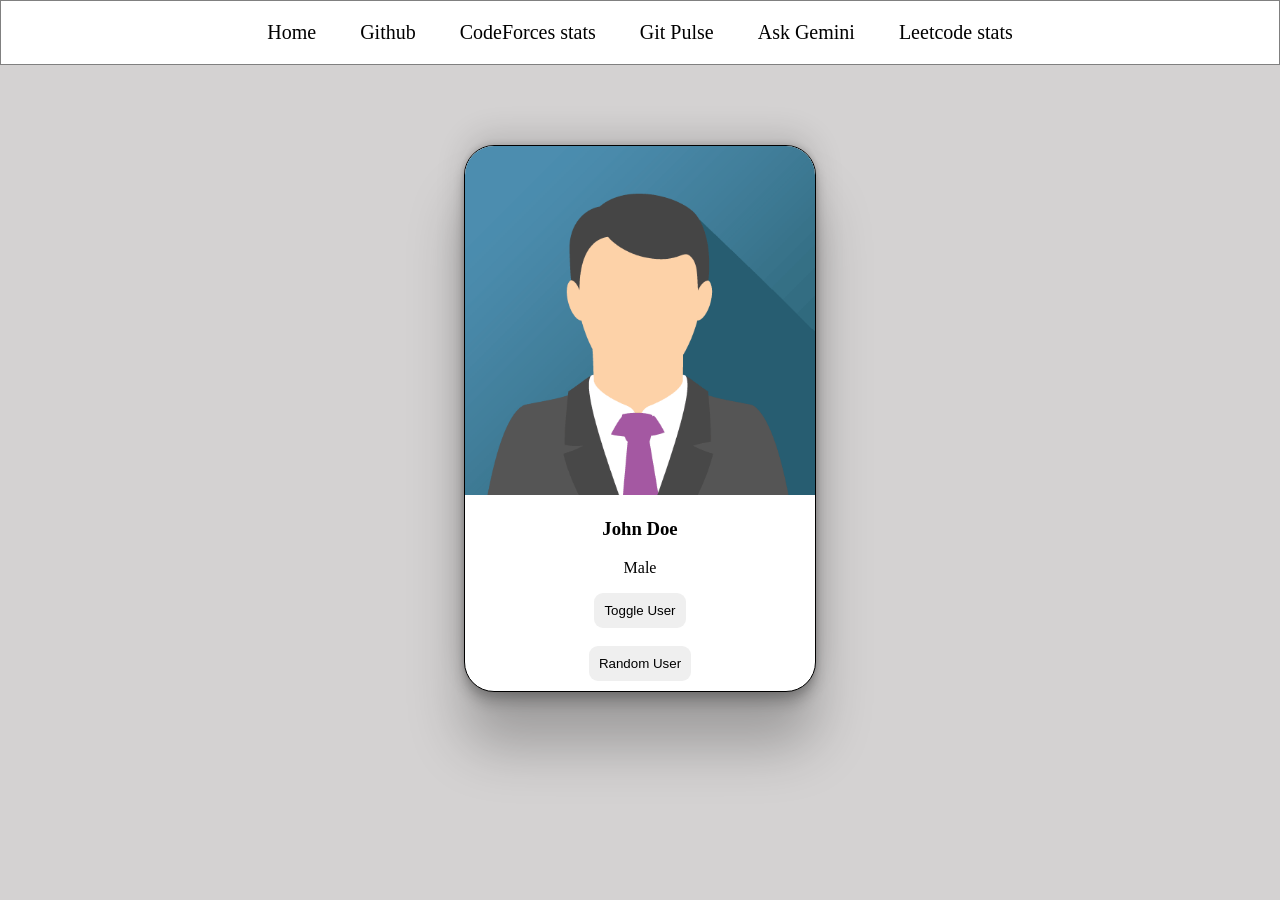
<file: target/classes/static/index.html>
<!DOCTYPE html>
<html lang="en">
<head>
    <meta charset="UTF-8">
    <meta name="viewport" content="width=device-width, initial-scale=1.0">
    <title>Auto Suggest</title>
    <link rel="stylesheet" href="index.css">
</head>
<body>
     <div class="navbar">
        <a href="">Home</a>
        <a href="https://github.com/" target="_blank">Github</a>
        <a href="codeforces-stats.html" target="_blank">CodeForces stats</a>
        <a href="gitpulse.html" target="_blank">Git Pulse</a>
        <a href="ask-gemini.html" target="_blank">Ask Gemini</a>
        <a href="leetcode-stats.html" target="_blank">Leetcode stats</a>

     </div>
     <div class="card">
        <img  id="user-image" src="john.png" alt="Image not found">
        <h3 id="user-name">John Doe</h3>
        <p id="user-gender">Male</p>
        <button onclick="toggleUser()">Toggle User</button>
        <br>
        <br>
        <button onclick="randomUser()">Random User</button>
     </div>
    <script src="index.js"></script>
</body>
</html>
</file>
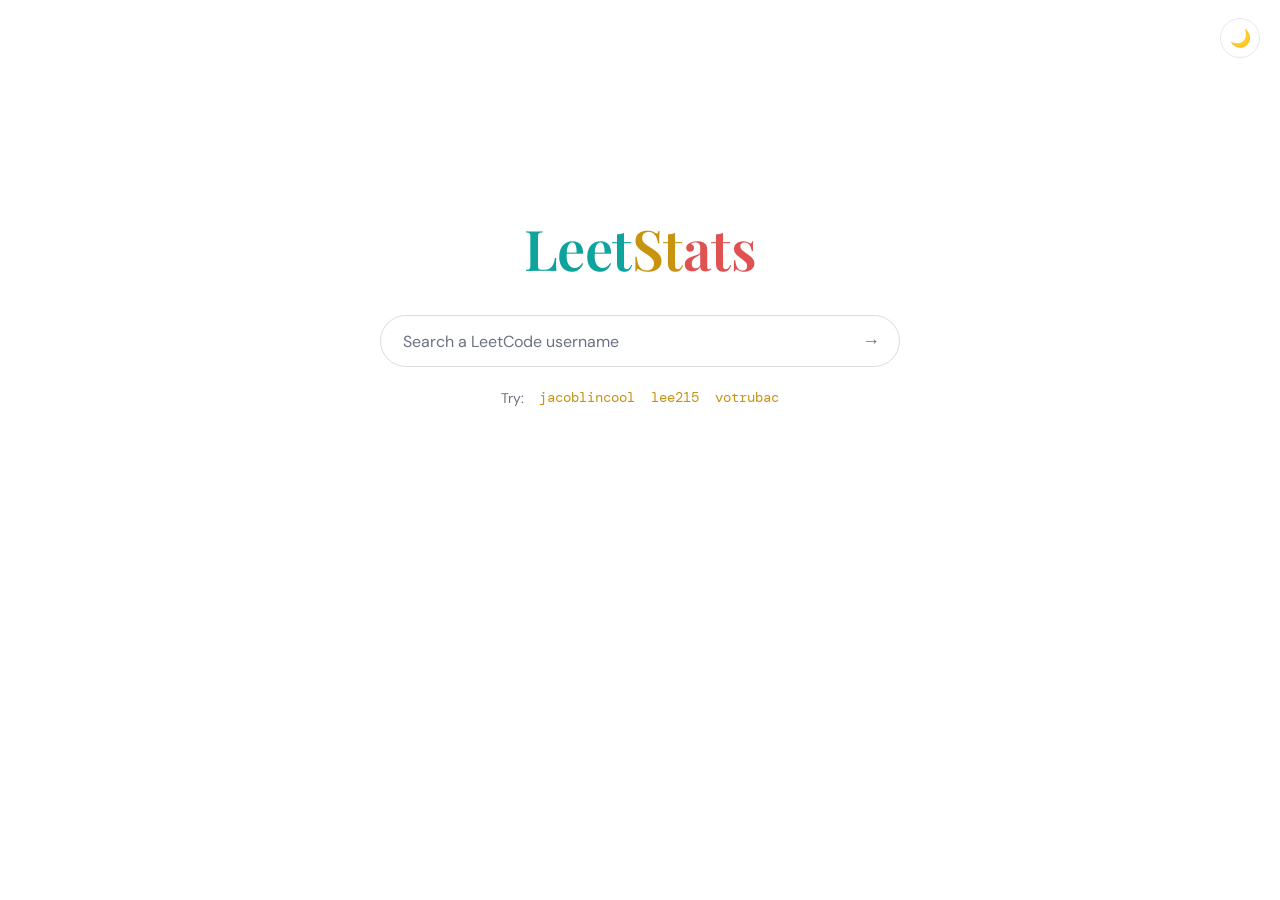
<file: target/classes/static/leetcode-stats.html>
<!DOCTYPE html>
<html lang="en" data-theme="light">
<head>
<meta charset="UTF-8">
<meta name="viewport" content="width=device-width, initial-scale=1.0">
<title>LeetStats</title>
<link rel="preconnect" href="https://fonts.googleapis.com">
<link rel="preconnect" href="https://fonts.gstatic.com" crossorigin>
<link href="https://fonts.googleapis.com/css2?family=Playfair+Display:wght@600&family=DM+Sans:wght@400;500;700&family=DM+Mono:wght@400;500&display=swap" rel="stylesheet">
<style>
  :root, [data-theme="light"] {
    --bg: #ffffff;
    --text: #1f2328;
    --muted: #6b7280;
    --line: #e5e7eb;
    --surface: #ffffff;
    --input-border: #dadce0;
    --input-shadow: rgba(32, 33, 36, 0.12);
    --track: #f0f1f3;
    --easy: #0fa39e;
    --medium: #c8930f;
    --hard: #e05252;
    --accent: #c8930f;
    --card-shadow: 0 1px 3px rgba(32, 33, 36, 0.08), 0 8px 28px rgba(32, 33, 36, 0.06);
  }
  [data-theme="dark"] {
    --bg: #0a0b0d;
    --text: #e9e7e2;
    --muted: #8b8f98;
    --line: rgba(255, 255, 255, 0.09);
    --surface: #121418;
    --input-border: rgba(255, 255, 255, 0.14);
    --input-shadow: rgba(0, 0, 0, 0.5);
    --track: rgba(255, 255, 255, 0.08);
    --easy: #3ddad7;
    --medium: #e3b341;
    --hard: #ff6b6b;
    --accent: #e3b341;
    --card-shadow: 0 20px 50px rgba(0, 0, 0, 0.45);
  }

  * { margin: 0; padding: 0; box-sizing: border-box; }

  html, body { height: 100%; }

  body {
    background: var(--bg);
    color: var(--text);
    font-family: "DM Sans", system-ui, sans-serif;
    display: flex;
    flex-direction: column;
    align-items: center;
    transition: background 0.25s, color 0.25s;
  }

  /* theme toggle, top right */
  .theme-toggle {
    position: fixed;
    top: 18px;
    right: 20px;
    width: 40px;
    height: 40px;
    border-radius: 50%;
    border: 1px solid var(--line);
    background: var(--surface);
    color: var(--text);
    font-size: 17px;
    cursor: pointer;
    display: flex;
    align-items: center;
    justify-content: center;
    transition: background 0.25s, border-color 0.25s, transform 0.15s;
    z-index: 10;
  }
  .theme-toggle:hover { transform: scale(1.06); }
  .theme-toggle:focus-visible { outline: 2px solid var(--accent); outline-offset: 2px; }

  main {
    width: 100%;
    max-width: 640px;
    padding: 0 24px 64px;
    display: flex;
    flex-direction: column;
    align-items: center;
    /* Google-style: sits a bit above vertical center when idle */
    margin-top: clamp(96px, 24vh, 210px);
    transition: margin-top 0.45s cubic-bezier(0.3, 0.8, 0.3, 1);
  }
  body.has-result main { margin-top: 72px; }

  .wordmark {
    font-family: "Playfair Display", serif;
    font-weight: 600;
    font-size: clamp(40px, 8vw, 56px);
    letter-spacing: -0.01em;
    margin-bottom: 30px;
    user-select: none;
  }
  .wordmark .l { color: var(--easy); }
  .wordmark .e { color: var(--medium); }
  .wordmark .t { color: var(--hard); }

  /* search */
  .search {
    width: 100%;
    max-width: 520px;
    display: flex;
    align-items: center;
    gap: 12px;
    background: var(--surface);
    border: 1px solid var(--input-border);
    border-radius: 999px;
    padding: 0 8px 0 22px;
    height: 52px;
    transition: box-shadow 0.2s, border-color 0.2s, background 0.25s;
  }
  .search:focus-within {
    box-shadow: 0 2px 10px var(--input-shadow);
    border-color: transparent;
  }
  [data-theme="dark"] .search:focus-within { border-color: var(--accent); box-shadow: none; }

  .search input {
    flex: 1;
    min-width: 0;
    border: none;
    outline: none;
    background: transparent;
    color: var(--text);
    font-family: "DM Mono", monospace;
    font-size: 16px;
  }
  .search input::placeholder { color: var(--muted); font-family: "DM Sans", sans-serif; }

  .search button {
    border: none;
    background: transparent;
    color: var(--muted);
    font-size: 18px;
    width: 40px;
    height: 40px;
    border-radius: 50%;
    cursor: pointer;
    display: flex;
    align-items: center;
    justify-content: center;
    transition: color 0.15s, background 0.15s;
  }
  .search button:hover { color: var(--accent); background: var(--track); }
  .search button:focus-visible { outline: 2px solid var(--accent); outline-offset: 1px; }
  .search button:disabled { opacity: 0.45; cursor: wait; }

  .try {
    margin-top: 20px;
    font-size: 14px;
    color: var(--muted);
    display: flex;
    gap: 14px;
    align-items: center;
    flex-wrap: wrap;
    justify-content: center;
  }
  .try button {
    background: none;
    border: none;
    padding: 2px 1px;
    color: var(--accent);
    font-family: "DM Mono", monospace;
    font-size: 13.5px;
    cursor: pointer;
    border-bottom: 1px dashed transparent;
    transition: border-color 0.15s;
  }
  .try button:hover { border-bottom-color: var(--accent); }
  .try button:focus-visible { outline: 2px solid var(--accent); outline-offset: 2px; }

  /* states */
  .loader {
    margin-top: 52px;
    width: 34px; height: 34px;
    border: 3px solid var(--track);
    border-top-color: var(--accent);
    border-radius: 50%;
    animation: spin 0.8s linear infinite;
  }
  @keyframes spin { to { transform: rotate(360deg); } }

  .error {
    margin-top: 44px;
    text-align: center;
    color: var(--muted);
    font-size: 14.5px;
    line-height: 1.6;
    max-width: 420px;
  }
  .error b { color: var(--hard); font-weight: 700; display: block; margin-bottom: 4px; }

  /* card */
  .card {
    width: 100%;
    margin-top: 44px;
    background: var(--surface);
    border: 1px solid var(--line);
    border-radius: 18px;
    padding: 30px 34px;
    box-shadow: var(--card-shadow);
    animation: rise 0.45s cubic-bezier(0.2, 0.7, 0.3, 1) both;
    transition: background 0.25s, border-color 0.25s;
  }
  @keyframes rise {
    from { opacity: 0; transform: translateY(14px); }
    to   { opacity: 1; transform: translateY(0); }
  }

  .card-head {
    display: flex;
    justify-content: space-between;
    align-items: baseline;
    gap: 10px;
    flex-wrap: wrap;
    margin-bottom: 26px;
  }
  .card-head a {
    font-family: "Playfair Display", serif;
    font-size: 23px;
    font-weight: 600;
    color: var(--text);
    text-decoration: none;
  }
  .card-head a:hover { color: var(--accent); }
  .card-head .rank {
    font-family: "DM Mono", monospace;
    font-size: 13px;
    color: var(--muted);
  }
  .card-head .rank b { color: var(--accent); font-weight: 500; }

  .card-body {
    display: grid;
    grid-template-columns: 168px 1fr;
    gap: 34px;
    align-items: center;
  }

  .ring-wrap { position: relative; width: 168px; height: 168px; margin: 0 auto; }
  .ring-wrap svg { transform: rotate(-90deg); display: block; }
  .ring-track { fill: none; stroke: var(--track); stroke-width: 9; }
  .ring-fill {
    fill: none;
    stroke: var(--accent);
    stroke-width: 9;
    stroke-linecap: round;
    transition: stroke-dashoffset 1.1s cubic-bezier(0.3, 0.8, 0.3, 1), stroke 0.25s;
  }
  .ring-center {
    position: absolute; inset: 0;
    display: flex; flex-direction: column;
    align-items: center; justify-content: center;
  }
  .ring-center .big {
    font-family: "DM Mono", monospace;
    font-size: 36px;
    line-height: 1;
  }
  .ring-center .small {
    color: var(--muted);
    font-size: 11.5px;
    margin-top: 6px;
    letter-spacing: 0.06em;
    text-transform: uppercase;
  }

  .bars { display: flex; flex-direction: column; gap: 18px; }
  .bar-top {
    display: flex;
    justify-content: space-between;
    align-items: baseline;
    margin-bottom: 7px;
  }
  .bar-top .label {
    font-size: 12.5px;
    font-weight: 700;
    letter-spacing: 0.09em;
    text-transform: uppercase;
  }
  .bar-top .nums {
    font-family: "DM Mono", monospace;
    font-size: 13px;
    color: var(--muted);
  }
  .bar-top .nums b { color: var(--text); font-weight: 500; }
  .bar-track { height: 7px; border-radius: 99px; background: var(--track); overflow: hidden; }
  .bar-fill { height: 100%; width: 0; border-radius: 99px; transition: width 1.1s cubic-bezier(0.3, 0.8, 0.3, 1); }
  .easy   .label { color: var(--easy); }   .easy   .bar-fill { background: var(--easy); }
  .medium .label { color: var(--medium); } .medium .bar-fill { background: var(--medium); }
  .hard   .label { color: var(--hard); }   .hard   .bar-fill { background: var(--hard); }

  .hidden { display: none !important; }

  @media (max-width: 540px) {
    .card { padding: 24px 20px; }
    .card-body { grid-template-columns: 1fr; gap: 26px; }
  }

  @media (prefers-reduced-motion: reduce) {
    * { animation: none !important; transition: none !important; }
  }
</style>
</head>
<body>
  <button class="theme-toggle" id="theme-toggle" aria-label="Switch theme" title="Switch theme">🌙</button>

  <main>
    <h1 class="wordmark"><span class="l">Leet</span><span class="e">St</span><span class="t">ats</span></h1>

    <div class="search">
      <input id="username" type="text" placeholder="Search a LeetCode username" autocomplete="off" spellcheck="false" aria-label="LeetCode username">
      <button id="go" aria-label="Fetch stats" title="Fetch stats">→</button>
    </div>

    <div class="try">
      <span>Try:</span>
      <button data-u="jacoblincool">jacoblincool</button>
      <button data-u="lee215">lee215</button>
      <button data-u="votrubac">votrubac</button>
    </div>

    <div id="loading" class="loader hidden" role="status" aria-label="Loading"></div>

    <div id="error" class="error hidden" role="alert">
      <b>Couldn't fetch that profile</b>
      <span id="error-msg"></span>
    </div>

    <section id="card" class="card hidden" aria-live="polite">
      <div class="card-head">
        <a id="profile-link" href="#" target="_blank" rel="noopener"></a>
        <span class="rank">Rank <b id="ranking">—</b></span>
      </div>
      <div class="card-body">
        <div class="ring-wrap">
          <svg width="168" height="168" viewBox="0 0 168 168" aria-hidden="true">
            <circle class="ring-track" cx="84" cy="84" r="74"></circle>
            <circle class="ring-fill" id="ring" cx="84" cy="84" r="74"></circle>
          </svg>
          <div class="ring-center">
            <div class="big" id="total-solved">0</div>
            <div class="small" id="total-label">solved</div>
          </div>
        </div>
        <div class="bars">
          <div class="bar-row easy">
            <div class="bar-top"><span class="label">Easy</span>
              <span class="nums"><b id="easy-solved">0</b> / <span id="easy-total">0</span></span></div>
            <div class="bar-track"><div class="bar-fill" id="easy-bar"></div></div>
          </div>
          <div class="bar-row medium">
            <div class="bar-top"><span class="label">Medium</span>
              <span class="nums"><b id="medium-solved">0</b> / <span id="medium-total">0</span></span></div>
            <div class="bar-track"><div class="bar-fill" id="medium-bar"></div></div>
          </div>
          <div class="bar-row hard">
            <div class="bar-top"><span class="label">Hard</span>
              <span class="nums"><b id="hard-solved">0</b> / <span id="hard-total">0</span></span></div>
            <div class="bar-track"><div class="bar-fill" id="hard-bar"></div></div>
          </div>
        </div>
      </div>
    </section>
  </main>

<script>
(function () {
  "use strict";

  /* ---------- theme ---------- */
  var root = document.documentElement;
  var toggle = document.getElementById("theme-toggle");
  var prefersDark = window.matchMedia("(prefers-color-scheme: dark)").matches;
  setTheme(prefersDark ? "dark" : "light");

  function setTheme(t) {
    root.setAttribute("data-theme", t);
    toggle.textContent = t === "dark" ? "☀️" : "🌙";
  }
  toggle.addEventListener("click", function () {
    setTheme(root.getAttribute("data-theme") === "dark" ? "light" : "dark");
  });

  /* ---------- elements ---------- */
  var input = document.getElementById("username");
  var goBtn = document.getElementById("go");
  var loadingEl = document.getElementById("loading");
  var errorEl = document.getElementById("error");
  var errorMsg = document.getElementById("error-msg");
  var cardEl = document.getElementById("card");

  var RING_R = 74;
  var RING_C = 2 * Math.PI * RING_R;
  var ring = document.getElementById("ring");
  ring.setAttribute("stroke-dasharray", RING_C);
  ring.setAttribute("stroke-dashoffset", RING_C);

  /* ---------- data sources (tried in order) ---------- */
  var SOURCES = [
    {
      url: function (u) { return "https://leetcode-api-faisalshohag.vercel.app/" + encodeURIComponent(u); },
      parse: function (d) {
        if (!d || d.errors || d.totalSolved === undefined) return null;
        return pick(d);
      }
    },
    {
      url: function (u) { return "https://alfa-leetcode-api.onrender.com/userProfile/" + encodeURIComponent(u); },
      parse: function (d) {
        if (!d || d.errors || d.totalSolved === undefined) return null;
        return pick(d);
      }
    },
    {
      url: function (u) { return "https://leetcode-stats-api.herokuapp.com/" + encodeURIComponent(u); },
      parse: function (d) {
        if (!d || d.status !== "success") return null;
        return pick(d);
      }
    }
  ];

  function pick(d) {
    return {
      totalSolved: d.totalSolved, totalQuestions: d.totalQuestions,
      easySolved: d.easySolved, totalEasy: d.totalEasy,
      mediumSolved: d.mediumSolved, totalMedium: d.totalMedium,
      hardSolved: d.hardSolved, totalHard: d.totalHard,
      ranking: d.ranking
    };
  }

  function fetchWithTimeout(url, ms) {
    var ctrl = new AbortController();
    var t = setTimeout(function () { ctrl.abort(); }, ms);
    return fetch(url, { signal: ctrl.signal })
      .then(function (r) { return r.json(); })
      .finally(function () { clearTimeout(t); });
  }

  function fetchStats(username) {
    var i = 0;
    function tryNext() {
      if (i >= SOURCES.length) return Promise.reject(new Error("all sources failed"));
      var src = SOURCES[i++];
      return fetchWithTimeout(src.url(username), 12000)
        .then(function (json) {
          var parsed = src.parse(json);
          return parsed || tryNext();
        })
        .catch(function () { return tryNext(); });
    }
    return tryNext();
  }

  /* ---------- rendering ---------- */
  function fmt(n) {
    if (n === null || n === undefined || isNaN(n)) return "—";
    return Number(n).toLocaleString("en-US");
  }

  function countUp(el, target, ms) {
    var reduce = window.matchMedia("(prefers-reduced-motion: reduce)").matches;
    if (reduce || !target) { el.textContent = fmt(target || 0); return; }
    var start = performance.now();
    (function step(now) {
      var p = Math.min(((now || performance.now()) - start) / ms, 1);
      var eased = 1 - Math.pow(1 - p, 3);
      el.textContent = fmt(Math.round(target * eased));
      if (p < 1) requestAnimationFrame(step);
    })();
  }

  function setBar(id, solved, total) {
    var pct = total > 0 ? (solved / total) * 100 : 0;
    document.getElementById(id).style.width = Math.max(pct, solved > 0 ? 2 : 0) + "%";
  }

  function render(username, s) {
    var link = document.getElementById("profile-link");
    link.textContent = username;
    link.href = "https://leetcode.com/u/" + encodeURIComponent(username) + "/";

    document.getElementById("ranking").textContent = "#" + fmt(s.ranking);
    document.getElementById("total-label").textContent = "of " + fmt(s.totalQuestions);
    document.getElementById("easy-solved").textContent = fmt(s.easySolved);
    document.getElementById("easy-total").textContent = fmt(s.totalEasy);
    document.getElementById("medium-solved").textContent = fmt(s.mediumSolved);
    document.getElementById("medium-total").textContent = fmt(s.totalMedium);
    document.getElementById("hard-solved").textContent = fmt(s.hardSolved);
    document.getElementById("hard-total").textContent = fmt(s.totalHard);

    document.body.classList.add("has-result");
    cardEl.classList.remove("hidden");

    requestAnimationFrame(function () {
      requestAnimationFrame(function () {
        countUp(document.getElementById("total-solved"), s.totalSolved, 1100);
        var pct = s.totalQuestions > 0 ? s.totalSolved / s.totalQuestions : 0;
        ring.setAttribute("stroke-dashoffset", RING_C * (1 - pct));
        setBar("easy-bar", s.easySolved, s.totalEasy);
        setBar("medium-bar", s.mediumSolved, s.totalMedium);
        setBar("hard-bar", s.hardSolved, s.totalHard);
      });
    });
  }

  function resetCard() {
    ring.setAttribute("stroke-dashoffset", RING_C);
    ["easy-bar", "medium-bar", "hard-bar"].forEach(function (id) {
      document.getElementById(id).style.width = "0";
    });
    document.getElementById("total-solved").textContent = "0";
  }

  /* ---------- flow ---------- */
  var busy = false;

  function lookup(username) {
    username = (username || "").trim();
    if (!username || busy) return;
    busy = true;

    input.value = username;
    goBtn.disabled = true;
    errorEl.classList.add("hidden");
    cardEl.classList.add("hidden");
    resetCard();
    loadingEl.classList.remove("hidden");

    fetchStats(username)
      .then(function (stats) {
        loadingEl.classList.add("hidden");
        render(username, stats);
      })
      .catch(function () {
        loadingEl.classList.add("hidden");
        errorMsg.textContent = 'No stats found for "' + username +
          '". Check the spelling, or the public stats APIs may be briefly busy — try again in a moment.';
        errorEl.classList.remove("hidden");
      })
      .finally(function () {
        goBtn.disabled = false;
        busy = false;
      });
  }

  goBtn.addEventListener("click", function () { lookup(input.value); });
  input.addEventListener("keydown", function (e) { if (e.key === "Enter") lookup(input.value); });
  document.querySelectorAll(".try button").forEach(function (b) {
    b.addEventListener("click", function () { lookup(b.dataset.u); });
  });
})();
</script>
</body>
</html>
</file>
<file: target/classes/static/index.css>
body{
    margin: 0px;
    background-color: rgb(212, 210, 210);
}

h1 {
    color: red;
}

.navbar{
    border-style: solid;
    border-width: 1px;
    border-color: gray;
    padding: 20px;
    text-align: center;
    background-color: white;
}

.navbar a{
    padding: 20px;
    text-decoration: none;
    color: black;
    font-size: 20px;
}

.navbar a:hover{
    color:blue;
    background-color:aqua;
}

.card{
    border: 1px solid black;
    width: 350px;
    border-radius: 30px;
    text-align: center;
    margin-top: 80px;
    overflow: hidden;
    margin-right: auto;
    margin-left: auto;
    padding-bottom: 10px;
    background-color: white;
    box-shadow: rgba(0, 0, 0, 0.25) 0px 54px 55px, rgba(0, 0, 0, 0.12) 0px -12px 30px, rgba(0, 0, 0, 0.12) 0px 4px 6px, rgba(0, 0, 0, 0.17) 0px 12px 13px, rgba(0, 0, 0, 0.09) 0px -3px 5px;
}

.card img{
    width: 100%;
}

.card button{
    padding: 10px;
    border-radius: 9px;
    border-style: none;
}
</file>
